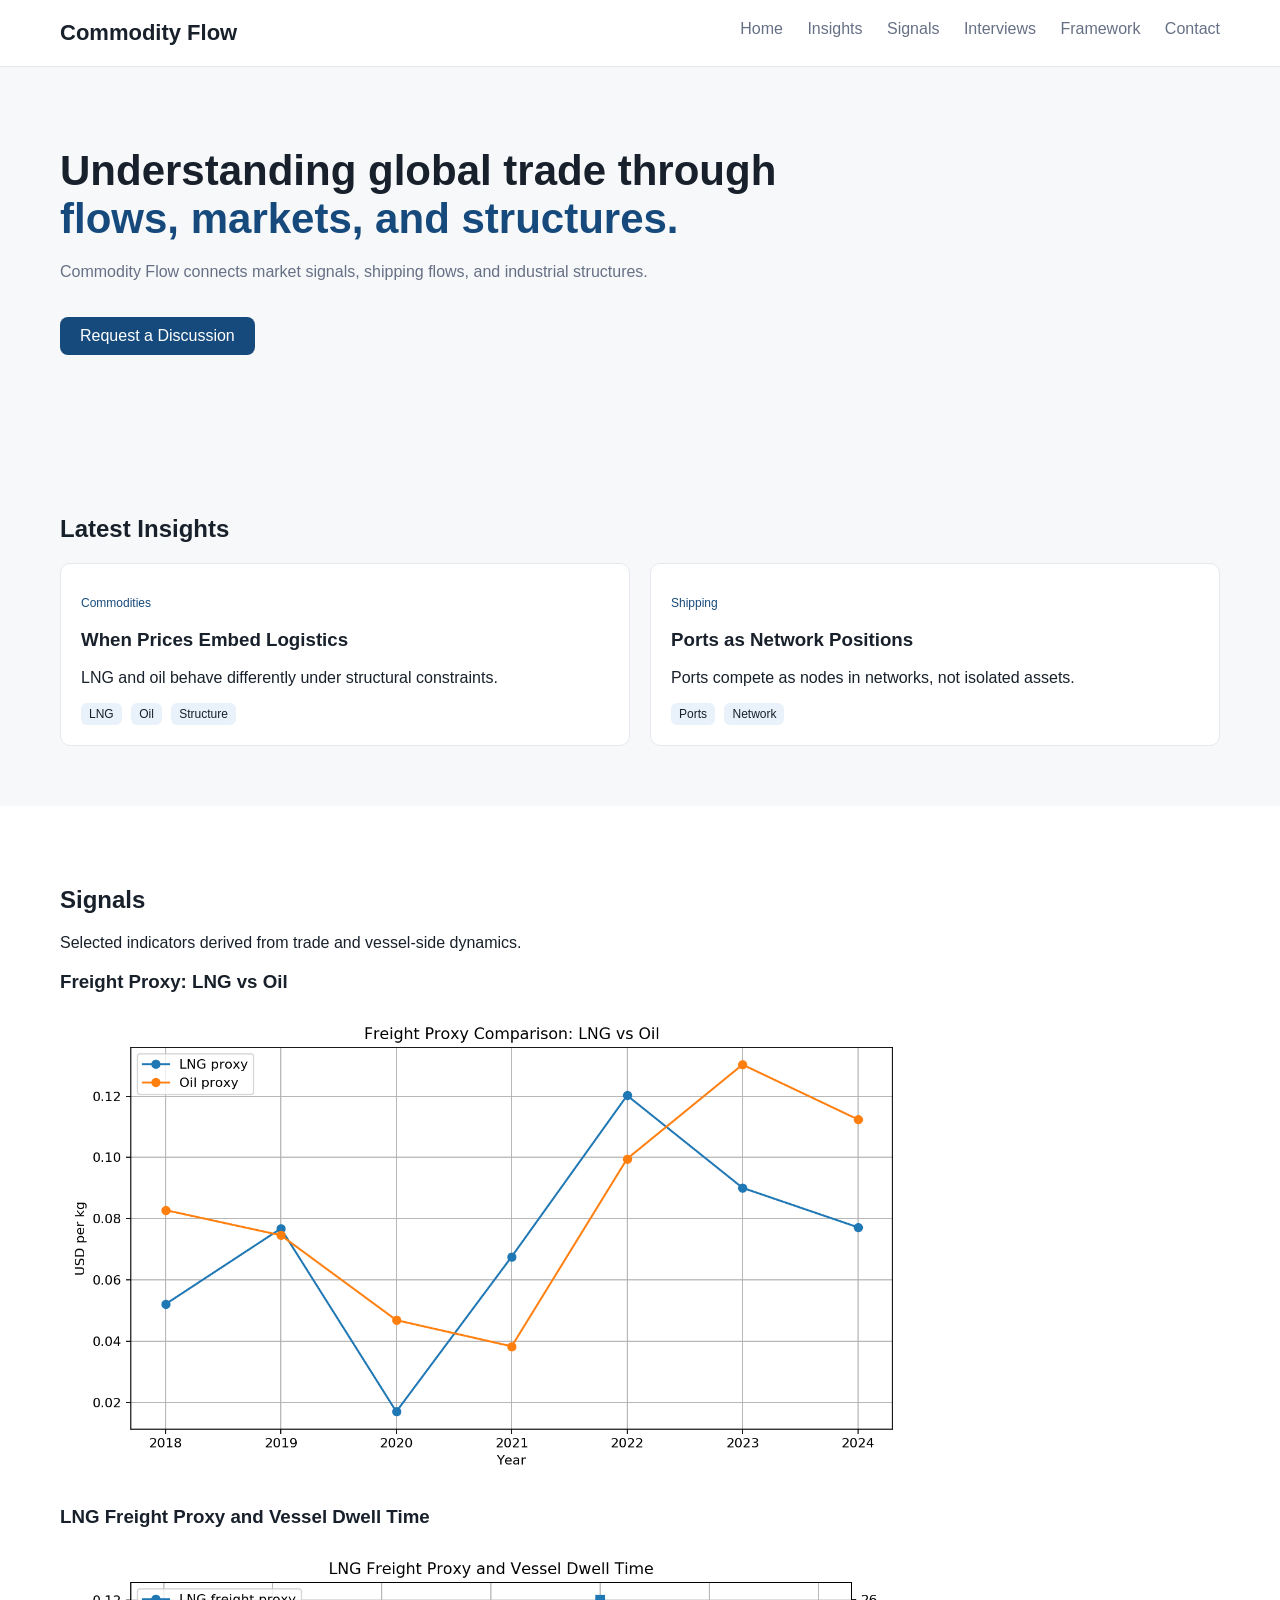
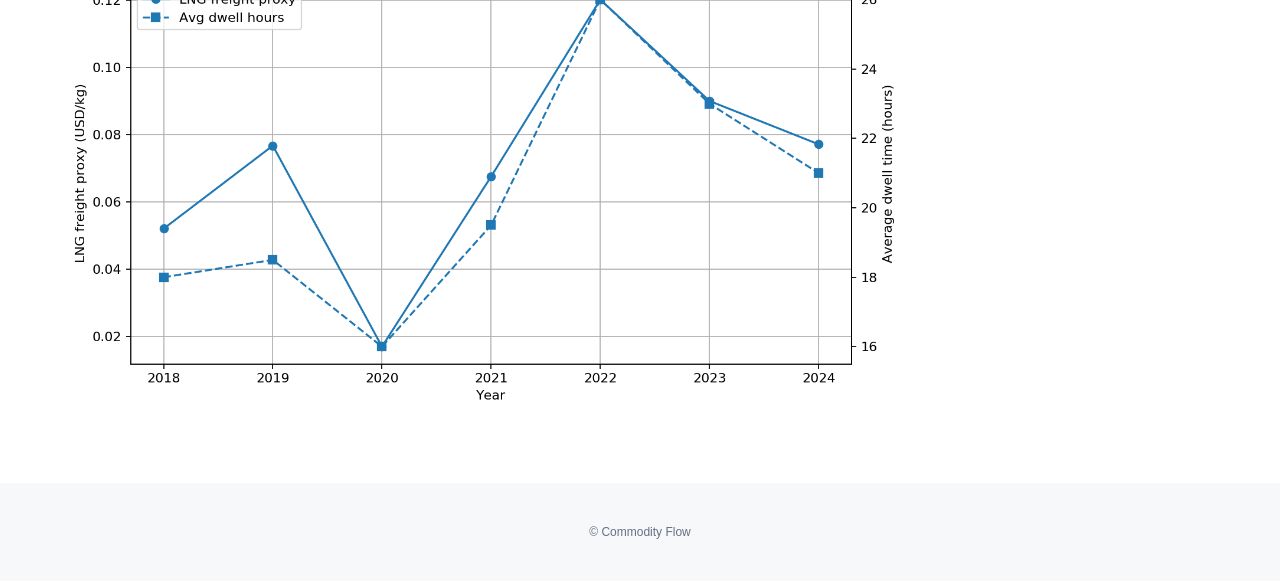
<file: public/index.html>
<!DOCTYPE html>
<html lang="en">
<head>
  <meta charset="UTF-8">
  <title>Commodity Flow</title>
  <link rel="stylesheet" href="static/css/style.css">
</head>
<body>

<header class="header">
  <div class="logo">Commodity Flow</div>
  <nav>
    <a href="index.html">Home</a>
    <a href="insights.html">Insights</a>
    <a href="signals.html">Signals</a>
    <a href="interviews.html">Interviews</a>
    <a href="framework.html">Framework</a>
    <a href="contact.html">Contact</a>
  </nav>
</header>

<section class="hero">
  <h1>Understanding global trade through<br><span>flows, markets, and structures.</span></h1>
  <p>Commodity Flow connects market signals, shipping flows, and industrial structures.</p>
  <a class="button" href="contact.html">Request a Discussion</a>
</section>

<section class="section">
  <h2>Latest Insights</h2>
  <div class="cards">

    <div class="card">
      <p class="category">Commodities</p>
      <a href="insights.html" style="text-decoration:none; color:inherit;">
        <h3>When Prices Embed Logistics</h3>
      </a>
      <p>LNG and oil behave differently under structural constraints.</p>
      <div>
        <span class="tag">LNG</span>
        <span class="tag">Oil</span>
        <span class="tag">Structure</span>
      </div>
    </div>

    <div class="card">
      <p class="category">Shipping</p>
      <h3>Ports as Network Positions</h3>
      <p>Ports compete as nodes in networks, not isolated assets.</p>
      <div>
        <span class="tag">Ports</span>
        <span class="tag">Network</span>
      </div>
    </div>

  </div>
</section>

<section class="section light">
  <h2>Signals</h2>
  <p>Selected indicators derived from trade and vessel-side dynamics.</p>

  <div class="chart-card">
    <h3>Freight Proxy: LNG vs Oil</h3>
    <img src="static/charts/freight_proxy.png" style="width:100%; max-width:850px;">
  </div>

  <div class="chart-card">
    <h3>LNG Freight Proxy and Vessel Dwell Time</h3>
    <img src="static/charts/lng_freight_vessel_signal.png" style="width:100%; max-width:850px;">
  </div>

</section>

<footer class="footer">
  <p>© Commodity Flow</p>
</footer>

</body>
</html>
</file>
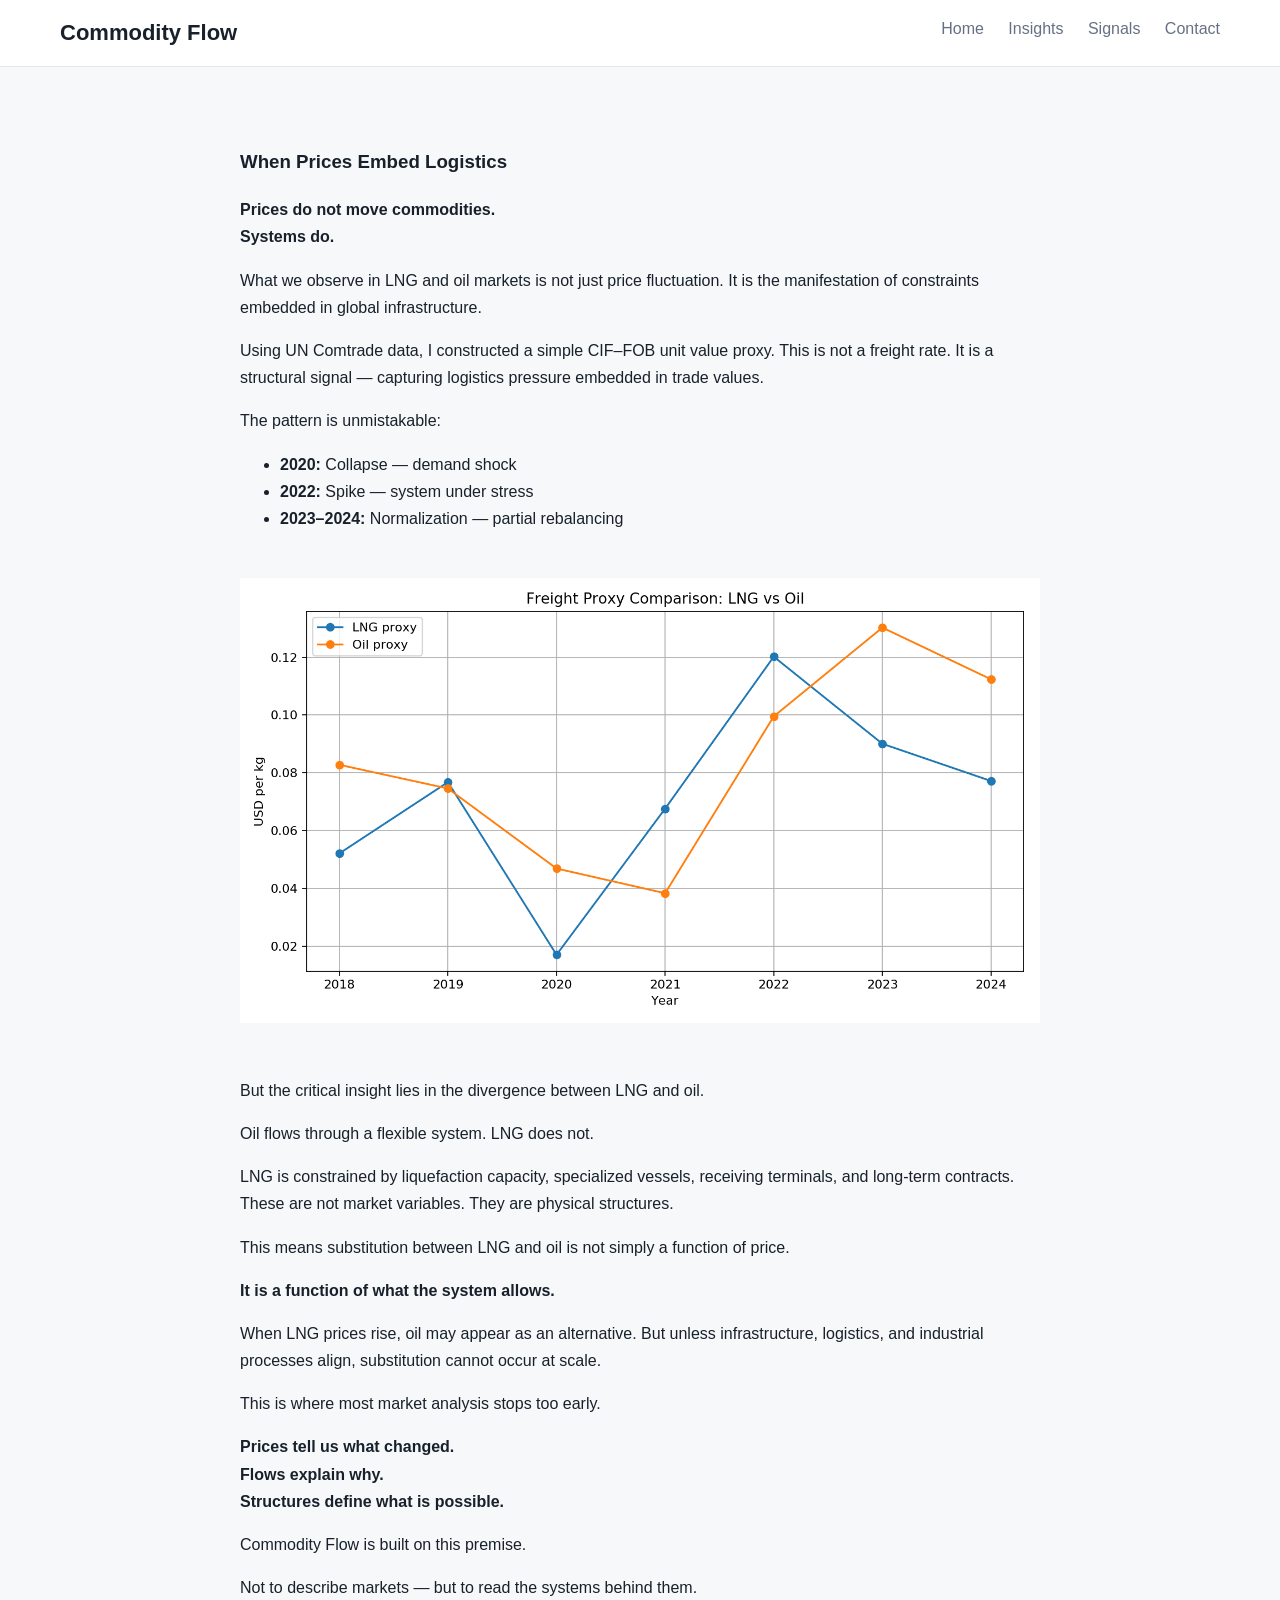
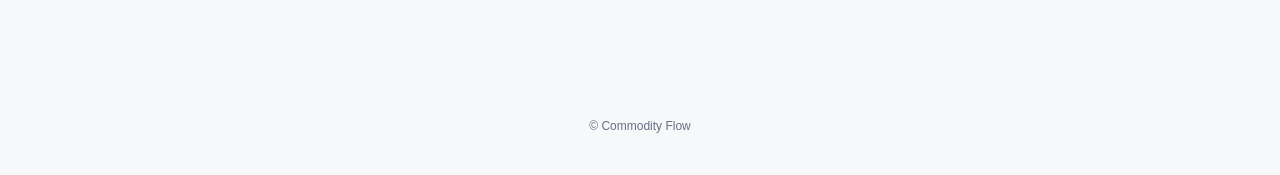
<file: public/insights.html>
<!DOCTYPE html>
<html lang="en">
<head>
  <meta charset="UTF-8">
  <title>Insights - Commodity Flow</title>
  <link rel="stylesheet" href="static/css/style.css">
</head>
<body>

<header class="header">
  <div class="logo">Commodity Flow</div>
  <nav>
    <a href="index.html">Home</a>
    <a href="insights.html">Insights</a>
    <a href="signals.html">Signals</a>
    <a href="contact.html">Contact</a>
  </nav>
</header>

<section class="section">
  <article style="max-width:800px; margin:auto; line-height:1.7;">

    <h1>When Prices Embed Logistics</h1>

    <p><strong>Prices do not move commodities.</strong><br>
    <strong>Systems do.</strong></p>

    <p>
    What we observe in LNG and oil markets is not just price fluctuation.
    It is the manifestation of constraints embedded in global infrastructure.
    </p>

    <p>
    Using UN Comtrade data, I constructed a simple CIF–FOB unit value proxy.
    This is not a freight rate. It is a structural signal — capturing logistics pressure embedded in trade values.
    </p>

    <p>
    The pattern is unmistakable:
    </p>

    <ul>
      <li><strong>2020:</strong> Collapse — demand shock</li>
      <li><strong>2022:</strong> Spike — system under stress</li>
      <li><strong>2023–2024:</strong> Normalization — partial rebalancing</li>
    </ul>

    <img src="static/charts/freight_proxy.png" style="width:100%; max-width:850px; margin:30px 0;">

    <p>
    But the critical insight lies in the divergence between LNG and oil.
    </p>

    <p>
    Oil flows through a flexible system. LNG does not.
    </p>

    <p>
    LNG is constrained by liquefaction capacity, specialized vessels, receiving terminals, and long-term contracts.
    These are not market variables. They are physical structures.
    </p>

    <p>
    This means substitution between LNG and oil is not simply a function of price.
    </p>

    <p><strong>
    It is a function of what the system allows.
    </strong></p>

    <p>
    When LNG prices rise, oil may appear as an alternative.
    But unless infrastructure, logistics, and industrial processes align, substitution cannot occur at scale.
    </p>

    <p>
    This is where most market analysis stops too early.
    </p>

    <p><strong>
    Prices tell us what changed.<br>
    Flows explain why.<br>
    Structures define what is possible.
    </strong></p>

    <p>
    Commodity Flow is built on this premise.
    </p>

    <p>
    Not to describe markets — but to read the systems behind them.
    </p>

  </article>
</section>

<footer class="footer">
  <p>© Commodity Flow</p>
</footer>

</body>
</html>
</file>
<file: public/static/css/style.css>
body {
  margin: 0;
  font-family: -apple-system, BlinkMacSystemFont, sans-serif;
  background: #f7f8fa;
  color: #18212b;
}

/* Header */
.header {
  background: white;
  padding: 20px 60px;
  display: flex;
  justify-content: space-between;
  border-bottom: 1px solid #e6e8ec;
}

.logo {
  font-weight: bold;
  font-size: 22px;
}

.header a {
  margin-left: 20px;
  text-decoration: none;
  color: #667085;
}

/* Hero */
.hero {
  padding: 80px 60px;
}

.hero h1 {
  font-size: 42px;
  margin: 0;
}

.hero span {
  color: #174a7c;
}

.hero p {
  margin-top: 20px;
  max-width: 600px;
  color: #667085;
}

.button {
  display: inline-block;
  margin-top: 20px;
  padding: 10px 20px;
  background: #174a7c;
  color: white;
  text-decoration: none;
  border-radius: 8px;
}

/* Section */
.section {
  padding: 60px;
}

.section.light {
  background: white;
}

/* Cards */
.cards {
  display: flex;
  gap: 20px;
}

.card {
  background: white;
  padding: 20px;
  border-radius: 10px;
  flex: 1;
  border: 1px solid #e6e8ec;
}

.category {
  font-size: 12px;
  color: #174a7c;
}

.tag {
  display: inline-block;
  background: #e9f2fa;
  padding: 4px 8px;
  margin-right: 5px;
  border-radius: 6px;
  font-size: 12px;
}

/* Signals */
.signal-grid {
  display: flex;
  gap: 20px;
}

.signal {
  background: #f1f4f7;
  padding: 20px;
  border-radius: 10px;
  flex: 1;
  text-align: center;
}

/* Footer */
.footer {
  padding: 30px;
  text-align: center;
  font-size: 12px;
  color: #667085;
}
</file>
